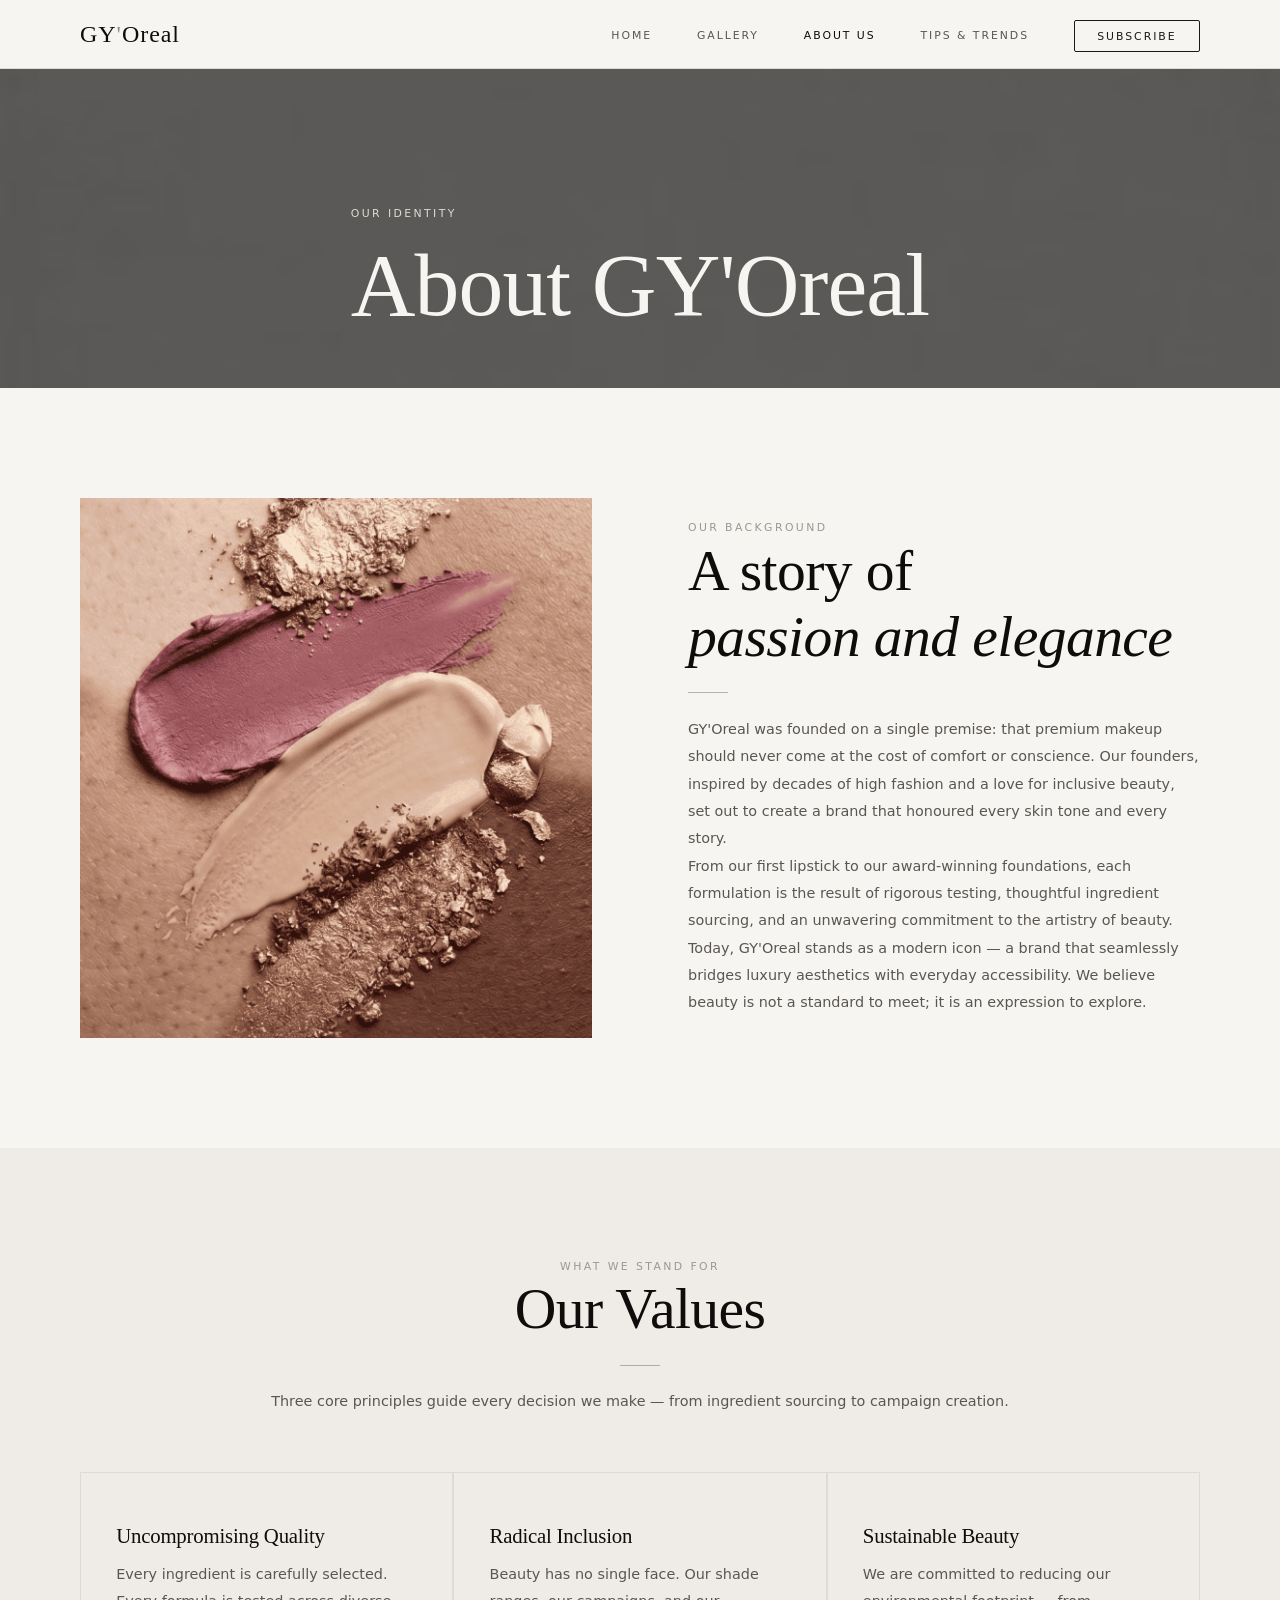
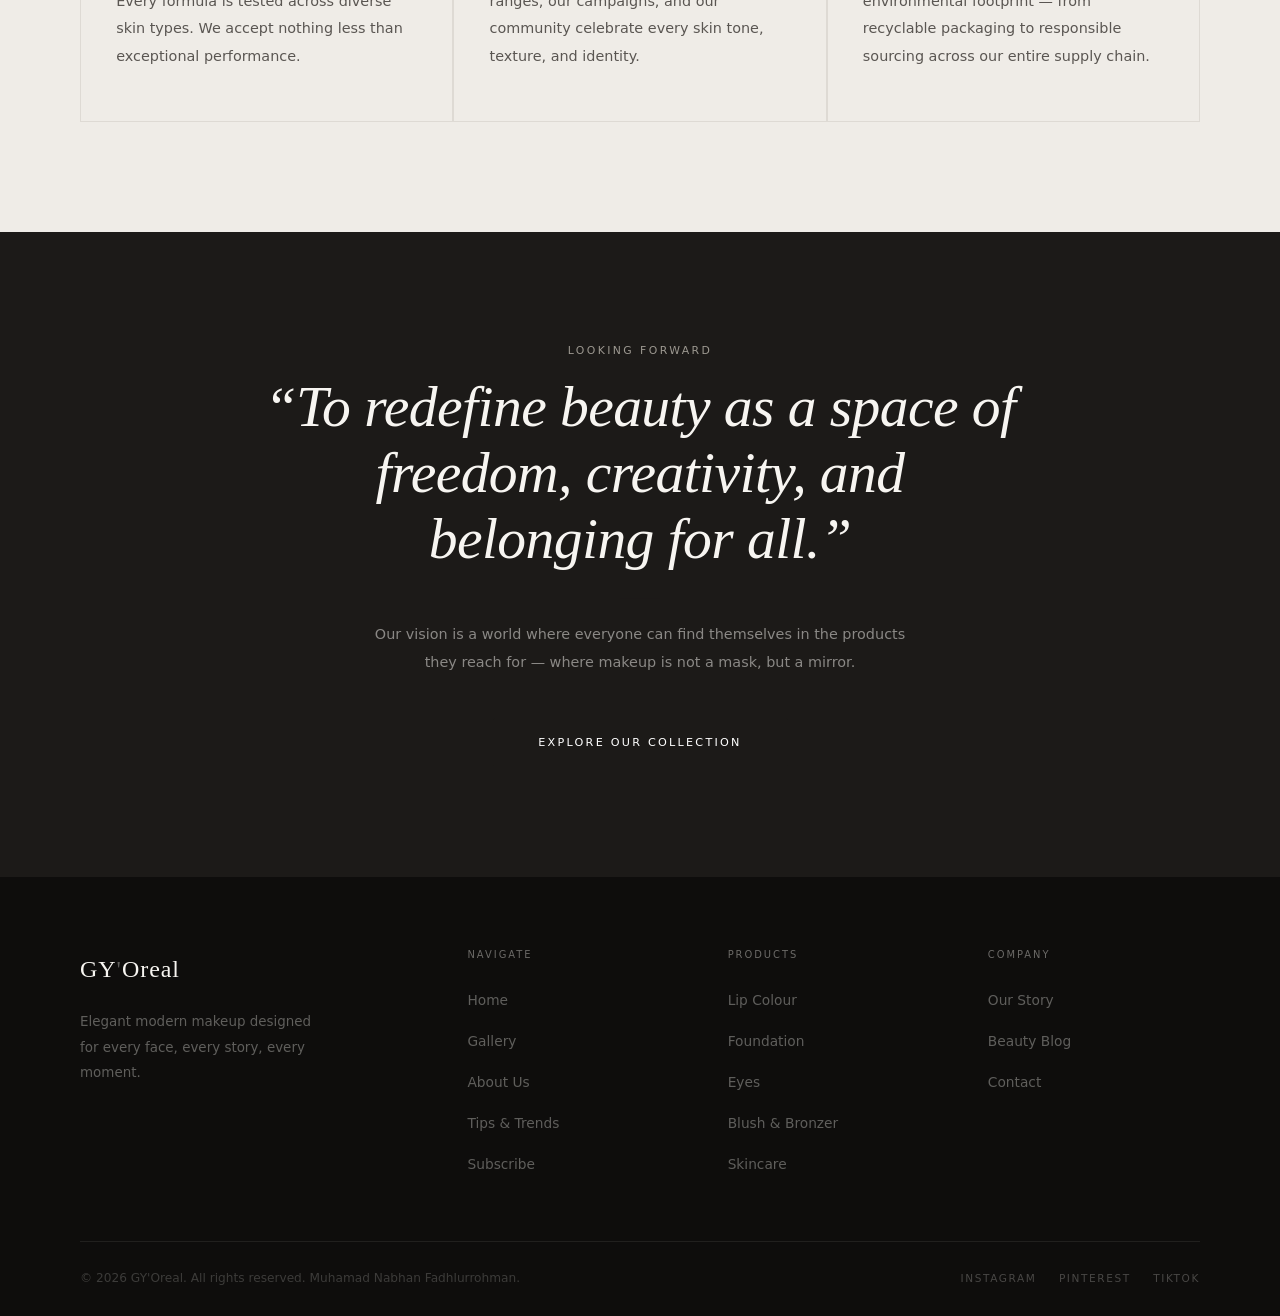
<file: about.html>
<!DOCTYPE html>
<html lang="en">
<head>
  <meta charset="UTF-8" />
  <meta name="viewport" content="width=device-width, initial-scale=1.0" />
  <meta name="description" content="About GY'Oreal &mdash; Our story, values, and vision." />
  <title>GY'Oreal &mdash; About Us</title>
  <link rel="stylesheet" href="css/style.css" />
</head>
<body>

  <nav class="navbar" id="navbar">
    <div class="container">
      <div class="navbar__inner">
        <a href="index.html" class="navbar__logo">GY<span>'</span>Oreal</a>
        <ul class="navbar__links">
          <li><a href="index.html">Home</a></li>
          <li><a href="gallery.html">Gallery</a></li>
          <li><a href="about.html" class="active">About Us</a></li>
          <li><a href="tips.html">Tips &amp; Trends</a></li>
          <li><a href="subscribe.html" class="nav-cta">Subscribe</a></li>
        </ul>
        <button class="navbar__hamburger" id="hamburger" aria-label="Toggle navigation">
          <span></span><span></span><span></span>
        </button>
      </div>
      <nav class="navbar__mobile" id="mobileMenu">
        <a href="index.html">Home</a>
        <a href="gallery.html">Gallery</a>
        <a href="about.html" class="active">About Us</a>
        <a href="tips.html">Tips &amp; Trends</a>
        <a href="subscribe.html">Subscribe</a>
      </nav>
    </div>
  </nav>

  <section class="page-hero page-hero--about">
    <div class="page-hero__bg"></div>
    <div class="container">
      <div class="page-hero__content">
        <span class="overline">Our Identity</span>
        <h1>About GY'Oreal</h1>
      </div>
    </div>
  </section>

  <!-- BRAND STORY -->
  <section class="section-pad">
    <div class="container">
      <div class="about-story">
        <div class="about-story__img-wrap">
          <img src="assets/background/Ourbackground.png" alt="GY'Oreal brand story" class="about-story__img" />
        </div>
        <div class="reveal">
          <span class="overline">Our Background</span>
          <h2>A story of<br /><em>passion and elegance</em></h2>
          <div class="rule"></div>
          <p>GY'Oreal was founded on a single premise: that premium makeup should never come at the cost of comfort or conscience. Our founders, inspired by decades of high fashion and a love for inclusive beauty, set out to create a brand that honoured every skin tone and every story.</p>
          <p>From our first lipstick to our award-winning foundations, each formulation is the result of rigorous testing, thoughtful ingredient sourcing, and an unwavering commitment to the artistry of beauty.</p>
          <p>Today, GY'Oreal stands as a modern icon &mdash; a brand that seamlessly bridges luxury aesthetics with everyday accessibility. We believe beauty is not a standard to meet; it is an expression to explore.</p>
        </div>
      </div>
    </div>
  </section>

  <!-- VALUES -->
  <section class="about-values section-pad">
    <div class="container">
      <div class="text-center reveal">
        <span class="overline">What We Stand For</span>
        <h2>Our Values</h2>
        <div class="rule rule--center"></div>
        <p>Three core principles guide every decision we make &mdash; from ingredient sourcing to campaign creation.</p>
      </div>
      <div class="about-values__grid">
        <div class="value-card reveal">
          <h3>Uncompromising Quality</h3>
          <p>Every ingredient is carefully selected. Every formula is tested across diverse skin types. We accept nothing less than exceptional performance.</p>
        </div>
        <div class="value-card reveal">
          <h3>Radical Inclusion</h3>
          <p>Beauty has no single face. Our shade ranges, our campaigns, and our community celebrate every skin tone, texture, and identity.</p>
        </div>
        <div class="value-card reveal">
          <h3>Sustainable Beauty</h3>
          <p>We are committed to reducing our environmental footprint &mdash; from recyclable packaging to responsible sourcing across our entire supply chain.</p>
        </div>
      </div>
    </div>
  </section>

  <!-- VISION -->
  <section class="about-vision section-pad">
    <div class="container">
      <div class="reveal">
        <span class="overline">Looking Forward</span>
        <h2>&ldquo;To redefine beauty as a space of freedom, creativity, and belonging for all.&rdquo;</h2>
        <div class="rule rule--center"></div>
        <p>Our vision is a world where everyone can find themselves in the products they reach for &mdash; where makeup is not a mask, but a mirror.</p>
        <a href="gallery.html" class="btn btn-gold">Explore Our Collection</a>
      </div>
    </div>
  </section>

  <footer class="footer">
    <div class="container">
      <div class="footer__grid">
        <div class="footer__brand">
          <span class="footer__brand-name">GY<span>'</span>Oreal</span>
          <p>Elegant modern makeup designed for every face, every story, every moment.</p>
        </div>
        <div class="footer__col">
          <h4>Navigate</h4>
          <ul>
            <li><a href="index.html">Home</a></li>
            <li><a href="gallery.html">Gallery</a></li>
            <li><a href="about.html">About Us</a></li>
            <li><a href="tips.html">Tips &amp; Trends</a></li>
            <li><a href="subscribe.html">Subscribe</a></li>
          </ul>
        </div>
        <div class="footer__col">
          <h4>Products</h4>
          <ul>
            <li><a href="gallery.html#lip">Lip Colour</a></li>
            <li><a href="gallery.html#foundation">Foundation</a></li>
            <li><a href="gallery.html#eyes">Eyes</a></li>
            <li><a href="gallery.html#blush">Blush &amp; Bronzer</a></li>
            <li><a href="gallery.html#skincare">Skincare</a></li>
          </ul>
        </div>
        <div class="footer__col">
          <h4>Company</h4>
          <ul>
            <li><a href="about.html">Our Story</a></li>
            <li><a href="tips.html">Beauty Blog</a></li>
            <li><a href="#">Contact</a></li>
          </ul>
        </div>
      </div>
      <div class="footer__bottom">
        <p>&copy; 2026 GY'Oreal. All rights reserved. Muhamad Nabhan Fadhlurrohman.</p>
        <div class="footer__socials">
          <a href="#">Instagram</a>
          <a href="#">Pinterest</a>
          <a href="#">TikTok</a>
        </div>
      </div>
    </div>
  </footer>

  <script src="js/main.js"></script>
</body>
</html>
</file>
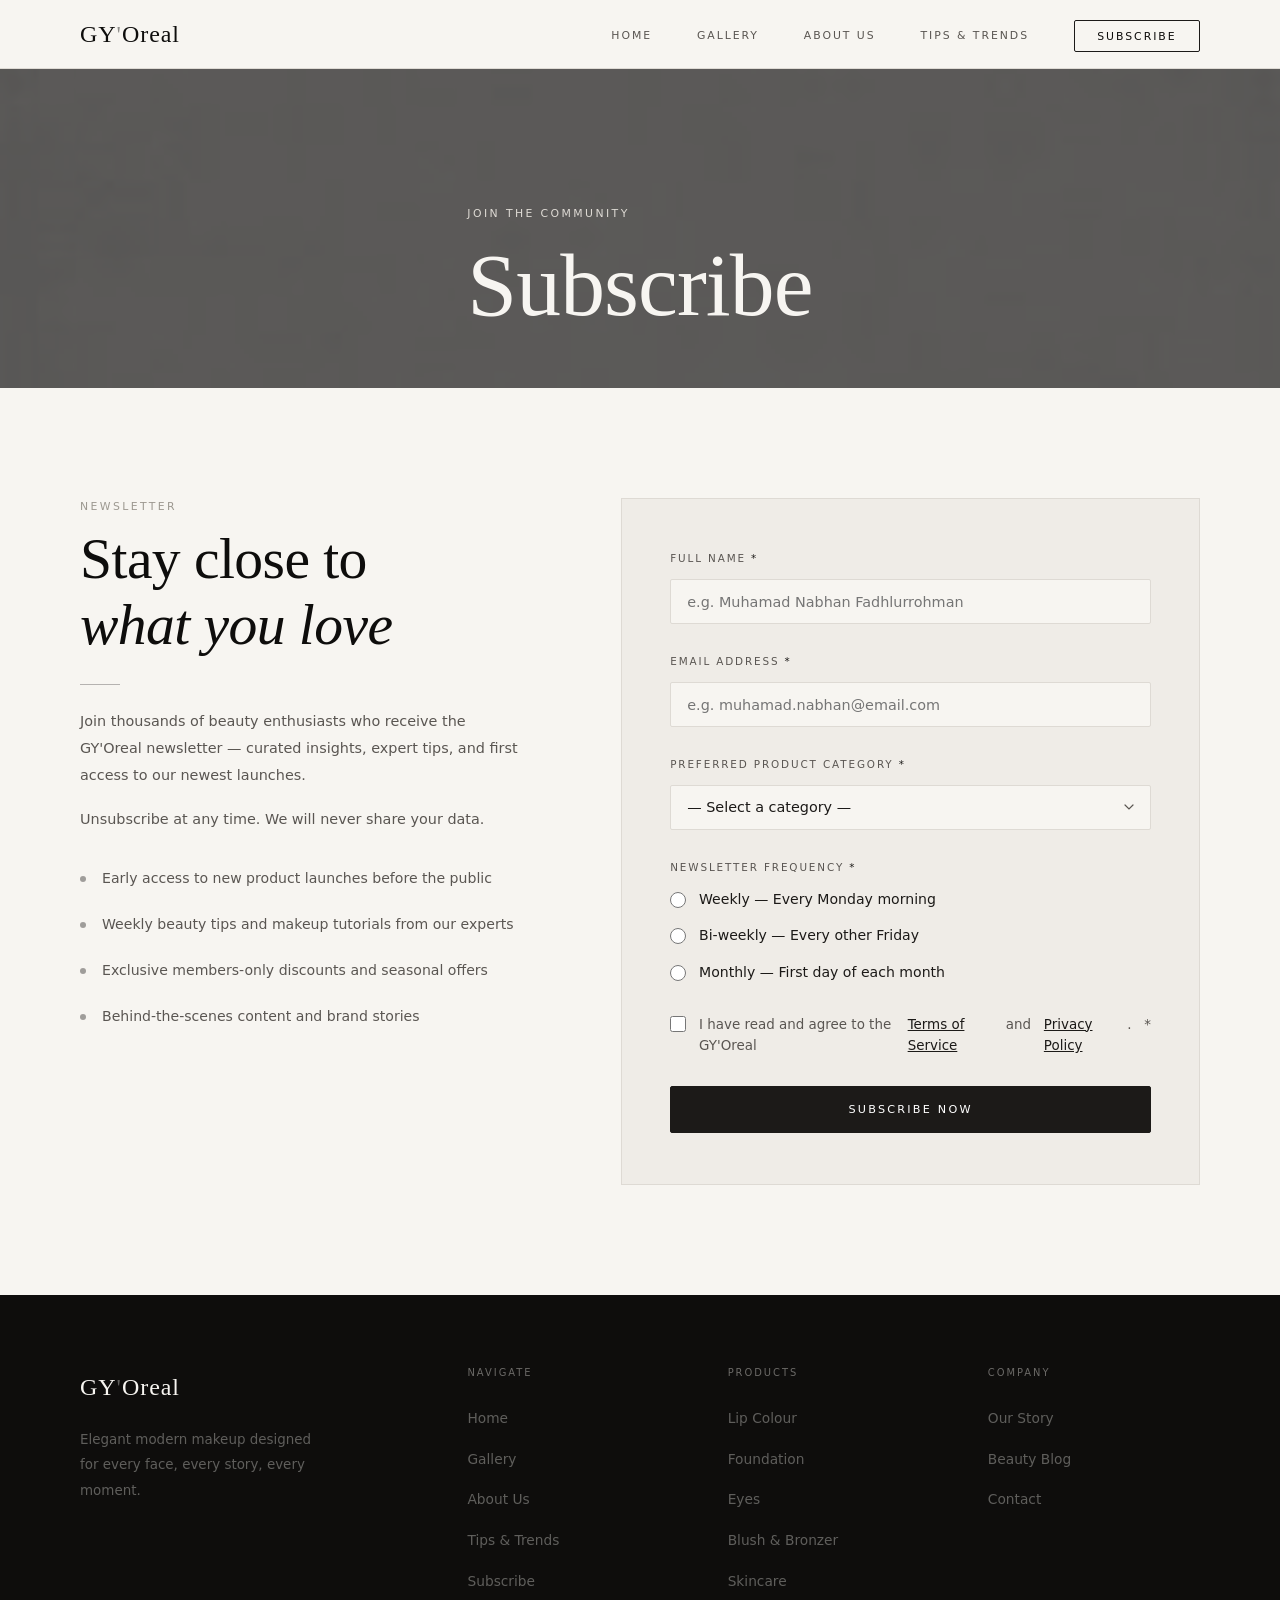
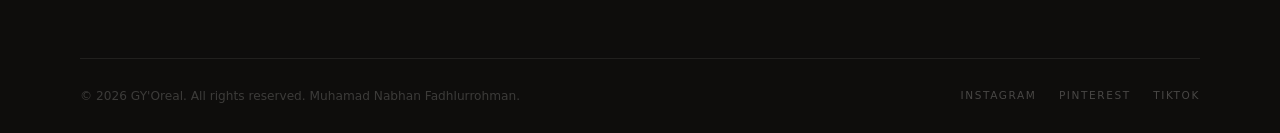
<file: subscribe.html>
<!DOCTYPE html>
<html lang="en">
<head>
  <meta charset="UTF-8" />
  <meta name="viewport" content="width=device-width, initial-scale=1.0" />
  <meta name="description" content="Subscribe to GY'Oreal newsletter &mdash; exclusive tips, new arrivals, and members-only offers." />
  <title>GY'Oreal &mdash; Subscribe</title>
  <link rel="stylesheet" href="css/style.css" />
</head>
<body>

  <nav class="navbar" id="navbar">
    <div class="container">
      <div class="navbar__inner">
        <a href="index.html" class="navbar__logo">GY<span>'</span>Oreal</a>
        <ul class="navbar__links">
          <li><a href="index.html">Home</a></li>
          <li><a href="gallery.html">Gallery</a></li>
          <li><a href="about.html">About Us</a></li>
          <li><a href="tips.html">Tips &amp; Trends</a></li>
          <li><a href="subscribe.html" class="nav-cta active">Subscribe</a></li>
        </ul>
        <button class="navbar__hamburger" id="hamburger" aria-label="Toggle navigation">
          <span></span><span></span><span></span>
        </button>
      </div>
      <nav class="navbar__mobile" id="mobileMenu">
        <a href="index.html">Home</a>
        <a href="gallery.html">Gallery</a>
        <a href="about.html">About Us</a>
        <a href="tips.html">Tips &amp; Trends</a>
        <a href="subscribe.html" class="active">Subscribe</a>
      </nav>
    </div>
  </nav>

  <section class="page-hero page-hero--subscribe">
    <div class="page-hero__bg"></div>
    <div class="container">
      <div class="page-hero__content">
        <span class="overline">Join the Community</span>
        <h1>Subscribe</h1>
      </div>
    </div>
  </section>

  <section class="section-pad">
    <div class="container">
      <div class="subscribe-layout">

        <!-- LEFT: INFO -->
        <div class="subscribe-info reveal">
          <span class="overline">Newsletter</span>
          <h2>Stay close to<br /><em>what you love</em></h2>
          <div class="rule"></div>
          <p>Join thousands of beauty enthusiasts who receive the GY'Oreal newsletter &mdash; curated insights, expert tips, and first access to our newest launches.</p>
          <p>Unsubscribe at any time. We will never share your data.</p>
          <div class="subscribe-benefits">
            <div class="subscribe-benefit">
              <div class="subscribe-benefit__dot"></div>
              <p>Early access to new product launches before the public</p>
            </div>
            <div class="subscribe-benefit">
              <div class="subscribe-benefit__dot"></div>
              <p>Weekly beauty tips and makeup tutorials from our experts</p>
            </div>
            <div class="subscribe-benefit">
              <div class="subscribe-benefit__dot"></div>
              <p>Exclusive members-only discounts and seasonal offers</p>
            </div>
            <div class="subscribe-benefit">
              <div class="subscribe-benefit__dot"></div>
              <p>Behind-the-scenes content and brand stories</p>
            </div>
          </div>
        </div>

        <!-- RIGHT: FORM -->
        <div class="subscribe-form-wrap reveal">
          <form id="subscribeForm" novalidate>

            <!-- COMPONENT 1: Text Input -->
            <div class="form-group">
              <label class="form-label" for="fullName">Full Name <span>*</span></label>
              <input type="text" id="fullName" name="fullName" class="form-input" placeholder="e.g. Muhamad Nabhan Fadhlurrohman" autocomplete="name" />
              <span class="field-error" id="nameError"></span>
            </div>

            <!-- COMPONENT 2: Email Input -->
            <div class="form-group">
              <label class="form-label" for="emailAddress">Email Address <span>*</span></label>
              <input type="email" id="emailAddress" name="emailAddress" class="form-input" placeholder="e.g. muhamad.nabhan@email.com" autocomplete="email" />
              <span class="field-error" id="emailError"></span>
            </div>

            <!-- COMPONENT 3: Select Dropdown -->
            <div class="form-group">
              <label class="form-label" for="productCategory">Preferred Product Category <span>*</span></label>
              <select id="productCategory" name="productCategory" class="form-select">
                <option value="">&mdash; Select a category &mdash;</option>
                <option value="lip">Lip Colour</option>
                <option value="foundation">Foundation &amp; Concealer</option>
                <option value="eyes">Eyes</option>
                <option value="blush">Blush &amp; Bronzer</option>
                <option value="skincare">Skincare &amp; Primer</option>
                <option value="all">All Categories</option>
              </select>
              <span class="field-error" id="categoryError"></span>
            </div>

            <!-- COMPONENT 4: Radio Buttons -->
            <div class="form-group">
              <span class="form-label">Newsletter Frequency <span>*</span></span>
              <div class="radio-group">
                <label class="radio-label">
                  <input type="radio" name="frequency" value="weekly" />
                  Weekly &mdash; Every Monday morning
                </label>
                <label class="radio-label">
                  <input type="radio" name="frequency" value="biweekly" />
                  Bi-weekly &mdash; Every other Friday
                </label>
                <label class="radio-label">
                  <input type="radio" name="frequency" value="monthly" />
                  Monthly &mdash; First day of each month
                </label>
              </div>
              <span class="field-error" id="frequencyError"></span>
            </div>

            <!-- COMPONENT 5: Checkbox -->
            <div class="form-group">
              <label class="checkbox-label">
                <input type="checkbox" id="agreeTerms" name="agreeTerms" />
                I have read and agree to the GY'Oreal <a href="#">Terms of Service</a> and <a href="#">Privacy Policy</a>. <span>*</span>
              </label>
              <span class="field-error" id="termsError"></span>
            </div>

            <button type="submit" class="btn btn-gold btn-block form-submit">Subscribe Now</button>

          </form>

          <!-- SUCCESS STATE -->
          <div id="formSuccess" class="form-success">
            <h3>Welcome to GY'Oreal!</h3>
            <p>Thank you for subscribing. Your first newsletter will arrive soon &mdash; keep an eye on your inbox for exclusive beauty content.</p>
          </div>

        </div>
      </div>
    </div>
  </section>

  <footer class="footer">
    <div class="container">
      <div class="footer__grid">
        <div class="footer__brand">
          <span class="footer__brand-name">GY<span>'</span>Oreal</span>
          <p>Elegant modern makeup designed for every face, every story, every moment.</p>
        </div>
        <div class="footer__col">
          <h4>Navigate</h4>
          <ul>
            <li><a href="index.html">Home</a></li>
            <li><a href="gallery.html">Gallery</a></li>
            <li><a href="about.html">About Us</a></li>
            <li><a href="tips.html">Tips &amp; Trends</a></li>
            <li><a href="subscribe.html">Subscribe</a></li>
          </ul>
        </div>
        <div class="footer__col">
          <h4>Products</h4>
          <ul>
            <li><a href="gallery.html#lip">Lip Colour</a></li>
            <li><a href="gallery.html#foundation">Foundation</a></li>
            <li><a href="gallery.html#eyes">Eyes</a></li>
            <li><a href="gallery.html#blush">Blush &amp; Bronzer</a></li>
            <li><a href="gallery.html#skincare">Skincare</a></li>
          </ul>
        </div>
        <div class="footer__col">
          <h4>Company</h4>
          <ul>
            <li><a href="about.html">Our Story</a></li>
            <li><a href="tips.html">Beauty Blog</a></li>
            <li><a href="#">Contact</a></li>
          </ul>
        </div>
      </div>
      <div class="footer__bottom">
        <p>&copy; 2026 GY'Oreal. All rights reserved. Muhamad Nabhan Fadhlurrohman.</p>
        <div class="footer__socials">
          <a href="#">Instagram</a>
          <a href="#">Pinterest</a>
          <a href="#">TikTok</a>
        </div>
      </div>
    </div>
  </footer>

  <script src="js/main.js"></script>
  <script src="js/validate.js"></script>
</body>
</html>
</file>
<file: css/style.css>
/* ── 1. VARIABLES ── */
:root {
  --bwhite:     #F7F5F1;
  --bwhite-2:   #EFECE7;
  --grey-light: #DEDAD4;
  --grey-mid:   #9C9890;
  --grey-dark:  #5A5652;
  --black-soft: #1C1A18;
  --black:      #0E0D0C;
  --white:      #FFFFFF;
  --error:      #7A2020;

  --font-serif: 'Roman SD', Georgia, 'Times New Roman', serif;
  --font-sans:  system-ui, -apple-system, 'Segoe UI', sans-serif;

  --trans:      all 0.28s ease;
  --radius:     2px;
}

/* ── 2. RESET ── */
*, *::before, *::after { box-sizing: border-box; margin: 0; padding: 0; }
html { scroll-behavior: smooth; font-size: 16px; }
body {
  font-family: var(--font-sans);
  background-color: var(--bwhite);
  color: var(--black-soft);
  line-height: 1.7;
  overflow-x: hidden;
}
img { display: block; max-width: 100%; height: auto; }
a { text-decoration: none; color: inherit; transition: var(--trans); }
ul { list-style: none; }
button { cursor: pointer; border: none; background: none; font-family: var(--font-sans); }

/* ── 3. TYPOGRAPHY ── */
h1, h2, h3, h4 {
  font-family: var(--font-serif);
  font-weight: normal;
  line-height: 1.15;
  color: var(--black);
  letter-spacing: -0.01em;
}
h1 { font-size: clamp(3rem, 7vw, 6.5rem); }
h2 { font-size: clamp(2rem, 4.5vw, 4rem); }
h3 { font-size: clamp(1.4rem, 2.5vw, 2.2rem); }
h4 { font-size: 1.1rem; }
p  { font-size: 0.9rem; color: var(--grey-dark); line-height: 1.9; }

.overline {
  font-family: var(--font-sans);
  font-size: 0.68rem;
  font-weight: 500;
  letter-spacing: 0.22em;
  text-transform: uppercase;
  color: var(--grey-mid);
  display: block;
}

/* ── 4. LAYOUT UTILITIES ── */
.container { max-width: 1200px; margin: 0 auto; padding: 0 2.5rem; }
.section-pad    { padding: 110px 0; }
.section-pad-sm { padding: 64px 0; }
.text-center { text-align: center; }
.mt-sm { margin-top: 0.5rem; }
.mt-lg { margin-top: 4rem; }

/* Thin horizontal rule */
.rule {
  width: 40px;
  height: 1px;
  background: var(--black-soft);
  margin: 1.4rem 0;
  opacity: 0.3;
}
.rule--center { margin: 1.4rem auto; }

/* ── 5. BUTTONS ── */
.btn {
  display: inline-block;
  font-family: var(--font-sans);
  font-size: 0.7rem;
  font-weight: 500;
  letter-spacing: 0.2em;
  text-transform: uppercase;
  padding: 0.9rem 2.8rem;
  border-radius: var(--radius);
  transition: var(--trans);
  cursor: pointer;
}

/* filled black */
.btn-dark {
  background: var(--black-soft);
  color: var(--white);
  border: 1px solid var(--black-soft);
}
.btn-dark:hover {
  background: var(--black);
  border-color: var(--black);
}

/* outline on light bg */
.btn-outline {
  background: transparent;
  color: var(--black-soft);
  border: 1px solid var(--black-soft);
}
.btn-outline:hover {
  background: var(--black-soft);
  color: var(--white);
}

/* ghost on dark bg */
.btn-ghost {
  background: transparent;
  color: var(--bwhite);
  border: 1px solid rgba(247,245,241,0.5);
}
.btn-ghost:hover {
  background: var(--bwhite);
  color: var(--black-soft);
  border-color: var(--bwhite);
}

/* btn-dark  */
.btn-gold           { background: var(--black-soft); color: var(--white); border: 1px solid var(--black-soft); }
.btn-gold:hover     { background: var(--black); border-color: var(--black); }
.btn-outline-hero   { background: transparent; color: var(--bwhite); border: 1px solid rgba(247,245,241,0.45); }
.btn-outline-hero:hover { background: rgba(247,245,241,0.1); border-color: var(--bwhite); }
.btn-block { width: 100%; text-align: center; display: block; }

/* ── 6. NAVBAR ── */
.navbar {
  position: fixed;
  top: 0; left: 0; right: 0;
  z-index: 1000;
  background: rgba(247,245,241,0.96);
  backdrop-filter: blur(8px);
  -webkit-backdrop-filter: blur(8px);
  border-bottom: 1px solid var(--grey-light);
  transition: var(--trans);
}
.navbar.scrolled { border-bottom-color: var(--grey-mid); }

.navbar__inner {
  display: flex;
  align-items: center;
  justify-content: space-between;
  height: 68px;
}

.navbar__logo {
  font-family: var(--font-serif);
  font-size: 1.5rem;
  font-weight: normal;
  color: var(--black);
  letter-spacing: 0.04em;
}
.navbar__logo span { opacity: 0.45; }

.navbar__links {
  display: flex;
  align-items: center;
  gap: 2.8rem;
}
.navbar__links a {
  font-size: 0.68rem;
  font-weight: 500;
  letter-spacing: 0.18em;
  text-transform: uppercase;
  color: var(--grey-dark);
  transition: color 0.2s;
}
.navbar__links a:hover,
.navbar__links a.active { color: var(--black); }

.navbar__links .nav-cta {
  padding: 0.55rem 1.4rem;
  border: 1px solid var(--black-soft);
  color: var(--black-soft);
  border-radius: var(--radius);
}
.navbar__links .nav-cta:hover { background: var(--black-soft); color: var(--white); }

/* hamburger */
.navbar__hamburger { display: none; flex-direction: column; gap: 5px; padding: 4px; }
.navbar__hamburger span { display: block; width: 22px; height: 1px; background: var(--black); transition: var(--trans); }
.navbar__hamburger.open span:nth-child(1) { transform: translateY(6px) rotate(45deg); }
.navbar__hamburger.open span:nth-child(2) { opacity: 0; }
.navbar__hamburger.open span:nth-child(3) { transform: translateY(-6px) rotate(-45deg); }

.navbar__mobile {
  display: none;
  flex-direction: column;
  gap: 0;
  border-top: 1px solid var(--grey-light);
  background: var(--bwhite);
}
.navbar__mobile a {
  font-size: 0.75rem;
  font-weight: 500;
  letter-spacing: 0.15em;
  text-transform: uppercase;
  color: var(--grey-dark);
  padding: 1rem 0;
  border-bottom: 1px solid var(--grey-light);
}
.navbar__mobile a.active { color: var(--black); }

/* ── 7. PAGE HERO (inner pages) ── */
.page-hero {
  position: relative;
  height: 320px;
  display: flex;
  align-items: flex-end;
  padding-bottom: 52px;
  background: var(--black-soft);
  overflow: hidden;
  margin-top: 68px;
}
.page-hero__bg {
  position: absolute;
  inset: 0;
  background-size: cover;
  background-position: center;
  opacity: 0.3;
  transition: transform 0.7s ease;
  filter: grayscale(100%);
}
.page-hero:hover .page-hero__bg { transform: scale(1.03); }
.page-hero__content { position: relative; z-index: 1; }
.page-hero h1 { color: var(--bwhite); }
.page-hero .overline { color: var(--grey-light); margin-bottom: 0.6rem; }

/* Per-page hero backgrounds */
.page-hero--gallery   .page-hero__bg { background-image: url('../assets/background/background1.jpg'); }
.page-hero--about     .page-hero__bg { background-image: url('../assets/background/background1.jpg'); }
.page-hero--tips      .page-hero__bg { background-image: url('../assets/tipsAndTrend/photo1.jpg'); }
.page-hero--subscribe .page-hero__bg { background-image: url('../assets/background/background1.jpg'); }

/* ── 8. HOME HERO ── */
.hero {
  position: relative;
  height: 100vh;
  min-height: 620px;
  display: flex;
  align-items: center;
  background: var(--black);
  overflow: hidden;
  margin-top: 68px;
}

@keyframes heroZoom {
  from { transform: scale(1); }
  to   { transform: scale(1.05); }
}
.hero__overlay {
  position: absolute;
  inset: 0;
  background: linear-gradient(
    120deg,
    rgba(14,13,12,0.82) 0%,
    rgba(14,13,12,0.4)  55%,
    transparent 100%
  );
}
.hero__content {
  position: relative;
  z-index: 1;
  max-width: 680px;
  animation: fadeUp 0.9s ease 0.15s both;
}
.hero__content .overline { color: var(--grey-mid); margin-bottom: 1.2rem; }
.hero__content h1 {
  color: var(--bwhite);
  font-style: italic;
  margin-bottom: 1.6rem;
  line-height: 1.08;
}
.hero__content p {
  color: rgba(247,245,241,0.62);
  font-size: 0.95rem;
  max-width: 420px;
  margin-bottom: 2.6rem;
}
.hero__cta { display: flex; align-items: center; gap: 1rem; flex-wrap: wrap; }

@keyframes fadeUp {
  from { opacity: 0; transform: translateY(28px); }
  to   { opacity: 1; transform: translateY(0); }
}

/* ── 9. BRAND INTRO ── */
.brand-intro {
  display: grid;
  grid-template-columns: 1fr 1fr;
}
.brand-intro__image {
  background: var(--black);
  min-height: 520px;
  display: flex;
  align-items: center;
  justify-content: center;
  overflow: hidden;
}
.brand-intro__image img {
  width: 100%;
  height: 100%;
  object-fit: contain;
  padding: 3.5rem;
  opacity: 0.85;
  filter: grayscale(100%) brightness(1.2);
  transition: transform 0.7s ease, opacity 0.4s ease;
}
.brand-intro__image:hover img { transform: scale(1.04); opacity: 1; }

.brand-intro__text {
  background: var(--bwhite-2);
  display: flex;
  flex-direction: column;
  justify-content: center;
  padding: 6rem 5rem;
}
.brand-intro__text h2 { margin: 0.8rem 0 1.6rem; }
.brand-intro__text p { margin-bottom: 1.6rem; }

/* ── 10. PRODUCT GRID ── */
.featured-header { text-align: center; margin-bottom: 4rem; }
.featured-header h2 { margin: 0.7rem 0 1.2rem; }
.featured-header p { max-width: 500px; margin: 0 auto; }

.product-grid {
  display: grid;
  grid-template-columns: repeat(3, 1fr);
  gap: 1px;
  background: var(--grey-light);
  border: 1px solid var(--grey-light);
}

.product-card {
  background: var(--bwhite);
  cursor: pointer;
  transition: background 0.25s;
}
.product-card:hover { background: var(--white); }

.product-card__img-wrap {
  overflow: hidden;
  width: 100%;
  height: 300px;
  background: var(--bwhite-2);
}
.product-card__img {
  width: 100%;
  height: 100%;
  object-fit: cover;
  object-position: center top;
  display: block;
  transition: transform 0.6s ease;
  filter: grayscale(15%);
}
.product-card:hover .product-card__img { transform: scale(1.04); filter: grayscale(0%); }

.product-card__body { padding: 1.8rem 2rem 2.4rem; }
.product-card__tag {
  font-size: 0.62rem;
  font-weight: 500;
  letter-spacing: 0.2em;
  text-transform: uppercase;
  color: var(--grey-mid);
  margin-bottom: 0.6rem;
}
.product-card__body h3 { font-size: 1.2rem; margin-bottom: 0.7rem; }
.product-card__body p  { font-size: 0.85rem; }

/* ── 11. BANNER CTA ── */
.banner-cta {
  position: relative;
  padding: 110px 0;
  background: var(--black-soft);
  text-align: center;
  overflow: hidden;
}
.banner-cta__bg {
  position: absolute;
  inset: 0;
  background-image: url('../assets/background/Ourbackground.png');
  background-size: cover;
  background-position: center;
  opacity: 0.12;
  filter: grayscale(100%);
}
.banner-cta__content { position: relative; z-index: 1; }
.banner-cta__content .overline { color: var(--grey-mid); }
.banner-cta__content h2 { color: var(--bwhite); font-style: italic; margin: 0.8rem 0 1.6rem; }
.banner-cta__content p  { color: rgba(247,245,241,0.52); max-width: 480px; margin: 0 auto 2.6rem; }

/* ── 12. GALLERY ── */
.filter-bar {
  display: flex;
  gap: 0;
  flex-wrap: wrap;
  margin-bottom: 3.5rem;
  border-bottom: 1px solid var(--grey-light);
}
.filter-btn {
  padding: 0.7rem 1.6rem;
  font-size: 0.66rem;
  font-weight: 500;
  letter-spacing: 0.2em;
  text-transform: uppercase;
  border: none;
  border-bottom: 2px solid transparent;
  color: var(--grey-mid);
  background: transparent;
  cursor: pointer;
  transition: var(--trans);
  margin-bottom: -1px;
}
.filter-btn:hover       { color: var(--black-soft); }
.filter-btn.active      { color: var(--black); border-bottom-color: var(--black); }

.gallery-grid {
  display: grid;
  grid-template-columns: repeat(3, 1fr);
  gap: 1px;
  background: var(--grey-light);
  border: 1px solid var(--grey-light);
}
.gallery-card {
  background: var(--bwhite);
  cursor: pointer;
  transition: background 0.25s;
}
.gallery-card:hover { background: var(--white); }

.gallery-card__img-wrap {
  overflow: hidden;
  width: 100%;
  height: 280px;
  background: var(--bwhite-2);
}
.gallery-card__img {
  width: 100%;
  height: 100%;
  object-fit: cover;
  object-position: center top;
  display: block;
  transition: transform 0.6s ease;
  filter: grayscale(15%);
}
.gallery-card:hover .gallery-card__img { transform: scale(1.04); filter: grayscale(0%); }

.gallery-card__body { padding: 1.4rem 1.8rem 2rem; }
.gallery-card__body .product-card__tag { margin-bottom: 0.4rem; }
.gallery-card__body h3 { font-size: 1.05rem; margin-bottom: 0.5rem; }
.gallery-card__body p  { font-size: 0.82rem; }

/* ── 13. ABOUT ── */
.about-story {
  display: grid;
  grid-template-columns: 1fr 1fr;
  gap: 6rem;
  align-items: center;
}
.about-story__img-wrap {
  width: 100%;
  height: 540px;
  overflow: hidden;
  background: var(--bwhite-2);
}
.about-story__img {
  width: 100%;
  height: 100%;
  object-fit: cover;
  object-position: center top;
  display: block;
  filter: grayscale(20%);
  transition: filter 0.5s;
}
.about-story__img-wrap:hover .about-story__img { filter: grayscale(0%); }

.about-story__text h2 { margin: 0.6rem 0 1.6rem; }
.about-story__text p  { margin-bottom: 1.4rem; }

.about-values { background: var(--bwhite-2); }
.about-values__grid {
  display: grid;
  grid-template-columns: repeat(3, 1fr);
  gap: 2px;
  background: var(--grey-light);
  border: 1px solid var(--grey-light);
  margin-top: 3.5rem;
}
.value-card {
  background: var(--bwhite-2);
  padding: 3.2rem 2.2rem;
  text-align: left;
  transition: background 0.25s;
}
.value-card:hover { background: var(--white); }
.value-card__icon {
  font-size: 1.1rem;
  color: var(--grey-mid);
  margin-bottom: 1.4rem;
  display: block;
}
.value-card h3 { font-size: 1.3rem; margin-bottom: 0.8rem; }

.about-vision { background: var(--black-soft); text-align: center; }
.about-vision .overline { color: var(--grey-mid); }
.about-vision h2 { color: var(--bwhite); font-style: italic; margin: 0.8rem auto 1.6rem; max-width: 760px; }
.about-vision p { color: rgba(247,245,241,0.5); max-width: 540px; margin: 0 auto 2.6rem; }

.team-img-wrap { width: 100%; overflow: hidden; margin-top: 3.5rem; background: var(--grey-dark); }
.team-img { width: 100%; height: 460px; object-fit: cover; display: block; filter: grayscale(20%); }

/* ── 14. TIPS ── */
.tips-grid {
  display: grid;
  grid-template-columns: repeat(2, 1fr);
  gap: 1px;
  background: var(--grey-light);
  border: 1px solid var(--grey-light);
}
.tip-card {
  background: var(--bwhite);
  display: flex;
  flex-direction: column;
  cursor: pointer;
  transition: background 0.25s;
}
.tip-card:hover { background: var(--white); }

.tip-card__img-wrap {
  overflow: hidden;
  width: 100%;
  height: 240px;
  background: var(--bwhite-2);
}
.tip-card__img {
  width: 100%;
  height: 100%;
  object-fit: cover;
  object-position: center;
  display: block;
  transition: transform 0.6s ease;
  filter: grayscale(15%);
}
.tip-card:hover .tip-card__img { transform: scale(1.04); filter: grayscale(0%); }

.tip-card__body { padding: 2rem 2.4rem 2.6rem; flex: 1; display: flex; flex-direction: column; }
.tip-card__category {
  font-size: 0.62rem;
  font-weight: 500;
  letter-spacing: 0.2em;
  text-transform: uppercase;
  color: var(--grey-mid);
  margin-bottom: 0.6rem;
}
.tip-card__body h3 { font-size: 1.4rem; margin-bottom: 0.8rem; }
.tip-card__body p  { font-size: 0.87rem; flex: 1; margin-bottom: 1.8rem; }

.tip-card__read {
  font-size: 0.66rem;
  font-weight: 500;
  letter-spacing: 0.18em;
  text-transform: uppercase;
  color: var(--black-soft);
  display: inline-flex;
  align-items: center;
  gap: 0.5rem;
  background: none;
  border: none;
  cursor: pointer;
  padding: 0;
  font-family: var(--font-sans);
  transition: opacity 0.2s;
}
.tip-card__read::after { content: '→'; transition: transform 0.2s ease; }
.tip-card:hover .tip-card__read::after { transform: translateX(5px); }

/* ── 15. SUBSCRIBE ── */
.subscribe-layout {
  display: grid;
  grid-template-columns: 1fr 1.3fr;
  gap: 6rem;
  align-items: start;
}
.subscribe-info h2 { margin: 0.6rem 0 1.6rem; }
.subscribe-info p  { margin-bottom: 1rem; }
.subscribe-benefits { margin-top: 2rem; display: flex; flex-direction: column; gap: 1.2rem; }
.subscribe-benefit  { display: flex; align-items: flex-start; gap: 1rem; }
.subscribe-benefit__dot {
  width: 6px; height: 6px;
  border-radius: 50%;
  background: var(--black-soft);
  margin-top: 0.7rem;
  flex-shrink: 0;
  opacity: 0.4;
}
.subscribe-benefit p { margin: 0; font-size: 0.88rem; }

.subscribe-form-wrap {
  background: var(--bwhite-2);
  padding: 3.2rem 3rem;
  border: 1px solid var(--grey-light);
}
.subscribe-form-wrap h3  { font-size: 1.8rem; margin-bottom: 0.5rem; }
.subscribe-form-wrap > p { font-size: 0.86rem; margin-bottom: 2.2rem; }

/* Form Components */
.form-group { margin-bottom: 1.8rem; }
.form-label {
  display: block;
  font-size: 0.65rem;
  font-weight: 500;
  letter-spacing: 0.18em;
  text-transform: uppercase;
  color: var(--grey-dark);
  margin-bottom: 0.7rem;
}
.form-label span { color: var(--black-soft); }

.form-input {
  width: 100%;
  padding: 0.85rem 1rem;
  font-family: var(--font-sans);
  font-size: 0.9rem;
  color: var(--black-soft);
  background: var(--bwhite);
  border: 1px solid var(--grey-light);
  border-radius: var(--radius);
  outline: none;
  transition: border-color 0.2s;
}
.form-input:focus { border-color: var(--black-soft); }
.form-input.invalid { border-color: var(--error); }

.form-select {
  width: 100%;
  padding: 0.85rem 1rem;
  font-family: var(--font-sans);
  font-size: 0.9rem;
  color: var(--black-soft);
  background: var(--bwhite);
  border: 1px solid var(--grey-light);
  border-radius: var(--radius);
  outline: none;
  appearance: none;
  background-image: url("data:image/svg+xml,%3Csvg xmlns='http://www.w3.org/2000/svg' width='10' height='6' viewBox='0 0 10 6'%3E%3Cpath d='M1 1l4 4 4-4' stroke='%235A5652' stroke-width='1.2' fill='none' stroke-linecap='round'/%3E%3C/svg%3E");
  background-repeat: no-repeat;
  background-position: right 1rem center;
  cursor: pointer;
  transition: border-color 0.2s;
}
.form-select:focus  { border-color: var(--black-soft); }
.form-select.invalid { border-color: var(--error); }

.radio-group { display: flex; flex-direction: column; gap: 0.8rem; }
.radio-label {
  display: flex;
  align-items: center;
  gap: 0.8rem;
  font-size: 0.88rem;
  color: var(--black-soft);
  cursor: pointer;
}
.radio-label input[type="radio"] {
  width: 16px; height: 16px;
  accent-color: var(--black-soft);
  cursor: pointer;
  flex-shrink: 0;
}

.checkbox-label {
  display: flex;
  align-items: flex-start;
  gap: 0.8rem;
  font-size: 0.84rem;
  color: var(--grey-dark);
  cursor: pointer;
  line-height: 1.6;
}
.checkbox-label input[type="checkbox"] {
  width: 16px; height: 16px;
  accent-color: var(--black-soft);
  cursor: pointer;
  flex-shrink: 0;
  margin-top: 2px;
}
.checkbox-label a { color: var(--black-soft); text-decoration: underline; }

.field-error { display: none; font-size: 0.74rem; color: var(--error); margin-top: 0.5rem; }
.field-error.visible { display: block; }
.form-submit { padding: 1rem; margin-top: 0.5rem; }
.form-success { display: none; text-align: center; padding: 2.5rem 0; }
.form-success h3 { font-size: 2rem; margin-bottom: 1rem; }
.form-success__icon { font-size: 2.4rem; display: block; margin-bottom: 1rem; color: var(--grey-mid); }
.form-success.visible { display: block; }
.form--hidden { display: none; }

/* ── 16. FOOTER ── */
.footer { background: var(--black); padding: 72px 0 0; }
.footer__grid {
  display: grid;
  grid-template-columns: 1.6fr 1fr 1fr 1fr;
  gap: 3rem;
  padding-bottom: 4rem;
  border-bottom: 1px solid rgba(247,245,241,0.08);
}
.footer__brand-name {
  font-family: var(--font-serif);
  font-size: 1.5rem;
  font-weight: normal;
  color: var(--bwhite);
  letter-spacing: 0.04em;
  margin-bottom: 1.2rem;
  display: block;
}
.footer__brand-name span { opacity: 0.35; }
.footer__brand p { color: rgba(247,245,241,0.35); font-size: 0.84rem; max-width: 240px; }

.footer__col h4 {
  font-family: var(--font-sans);
  font-size: 0.62rem;
  font-weight: 500;
  letter-spacing: 0.2em;
  text-transform: uppercase;
  color: rgba(247,245,241,0.4);
  margin-bottom: 1.6rem;
}
.footer__col ul { display: flex; flex-direction: column; gap: 0.85rem; }
.footer__col ul li a { color: rgba(247,245,241,0.35); font-size: 0.86rem; transition: color 0.2s; }
.footer__col ul li a:hover { color: var(--bwhite); }

.footer__bottom {
  display: flex;
  align-items: center;
  justify-content: space-between;
  padding: 1.6rem 0;
}
.footer__bottom p { color: rgba(247,245,241,0.2); font-size: 0.76rem; }
.footer__socials { display: flex; gap: 1.4rem; }
.footer__socials a {
  color: rgba(247,245,241,0.25);
  font-size: 0.66rem;
  font-weight: 500;
  letter-spacing: 0.15em;
  text-transform: uppercase;
  transition: color 0.2s;
}
.footer__socials a:hover { color: var(--bwhite); }

/* ── 17. POPUP MODALS ── */
.popup-overlay {
  position: fixed;
  inset: 0;
  z-index: 2000;
  background: rgba(14,13,12,0.78);
  display: flex;
  align-items: center;
  justify-content: center;
  padding: 1.5rem;
  opacity: 0;
  pointer-events: none;
  transition: opacity 0.3s ease;
  backdrop-filter: blur(3px);
  -webkit-backdrop-filter: blur(3px);
}
.popup-overlay.open { opacity: 1; pointer-events: all; }

.popup {
  background: var(--bwhite);
  max-width: 860px;
  width: 100%;
  max-height: 90vh;
  overflow-y: auto;
  display: grid;
  grid-template-columns: 1fr 1fr;
  position: relative;
  transform: translateY(20px) scale(0.98);
  transition: transform 0.32s ease, opacity 0.32s ease;
  opacity: 0;
}
.popup-overlay.open .popup { transform: translateY(0) scale(1); opacity: 1; }

.popup__close {
  position: absolute;
  top: 1rem; right: 1rem;
  z-index: 10;
  width: 34px; height: 34px;
  background: var(--black-soft);
  color: var(--bwhite);
  font-size: 1rem;
  display: flex;
  align-items: center;
  justify-content: center;
  cursor: pointer;
  border: none;
  transition: background 0.2s;
  font-family: inherit;
  border-radius: 0;
}
.popup__close:hover { background: var(--black); }

.popup__img-wrap {
  width: 100%;
  height: 100%;
  min-height: 400px;
  background: var(--bwhite-2);
  overflow: hidden;
}
.popup__img {
  width: 100%;
  height: 100%;
  object-fit: cover;
  object-position: center top;
  display: block;
  min-height: 400px;
  filter: grayscale(10%);
  transition: filter 0.4s;
}
.popup__img-wrap:hover .popup__img { filter: grayscale(0%); }

.popup__body {
  padding: 3rem 2.8rem 3rem 2.4rem;
  display: flex;
  flex-direction: column;
  justify-content: center;
  background: var(--bwhite);
}
.popup__tag {
  font-size: 0.62rem;
  font-weight: 500;
  letter-spacing: 0.2em;
  text-transform: uppercase;
  color: var(--grey-mid);
  margin-bottom: 0.6rem;
}
.popup__name {
  font-family: var(--font-serif);
  font-size: 2rem;
  font-weight: normal;
  color: var(--black);
  margin-bottom: 1rem;
  line-height: 1.15;
}
.popup__desc { font-size: 0.86rem; color: var(--grey-dark); margin-bottom: 1.6rem; line-height: 1.9; }
.popup__price {
  font-family: var(--font-serif);
  font-size: 1.8rem;
  color: var(--black-soft);
  margin-bottom: 1.8rem;
}
.popup__qty-row { display: flex; align-items: center; margin-bottom: 2rem; }
.popup__qty-label {
  font-size: 0.62rem;
  font-weight: 500;
  letter-spacing: 0.18em;
  text-transform: uppercase;
  color: var(--grey-dark);
  margin-right: 1.2rem;
}
.popup__qty-btn {
  width: 34px; height: 34px;
  border: 1px solid var(--grey-light);
  background: var(--bwhite);
  color: var(--black-soft);
  font-size: 1rem;
  display: flex;
  align-items: center;
  justify-content: center;
  cursor: pointer;
  transition: var(--trans);
  border-radius: 0;
}
.popup__qty-btn:hover { background: var(--black-soft); color: var(--bwhite); border-color: var(--black-soft); }
.popup__qty-val {
  width: 42px;
  text-align: center;
  font-size: 0.9rem;
  font-weight: 500;
  color: var(--black-soft);
  border-top: 1px solid var(--grey-light);
  border-bottom: 1px solid var(--grey-light);
  height: 34px;
  display: flex;
  align-items: center;
  justify-content: center;
}
.popup__checkout { width: 100%; padding: 1rem; text-align: center; display: block; }

/* Blog popup */
.popup--blog { grid-template-columns: 1fr; max-width: 540px; }
.popup--blog .popup__img-wrap { min-height: 260px; height: 260px; }
.popup--blog .popup__img { min-height: 260px; }
.popup--blog .popup__body { padding: 2.2rem 2.6rem 2.6rem; }
.popup--blog .popup__name { font-size: 1.6rem; }

/* ── 18. SCROLL REVEAL ── */
.reveal { opacity: 0; transform: translateY(22px); transition: opacity 0.65s ease, transform 0.65s ease; }
.reveal.visible { opacity: 1; transform: translateY(0); }

/* ── 19. MEDIA QUERIES ── */
@media screen and (max-width: 768px) {
  .navbar__links      { display: none; }
  .navbar__hamburger  { display: flex; }
  .navbar__mobile.open { display: flex; }

  h1 { font-size: 2.8rem; }
  h2 { font-size: 2rem; }

  .hero { min-height: 520px; }
  .hero__content p { max-width: 100%; }
  .hero__cta { flex-direction: column; align-items: flex-start; }

  .page-hero { height: 240px; }

  .brand-intro { grid-template-columns: 1fr; }
  .brand-intro__image { min-height: 280px; }
  .brand-intro__text { padding: 3.5rem 2rem; }

  .product-grid,
  .gallery-grid,
  .about-values__grid,
  .tips-grid,
  .subscribe-layout,
  .footer__grid { grid-template-columns: 1fr; }

  .about-story { grid-template-columns: 1fr; gap: 3rem; }
  .about-story__img-wrap { height: 300px; }

  .product-card__img-wrap,
  .gallery-card__img-wrap { height: 220px; }
  .tip-card__img-wrap { height: 200px; }

  .section-pad { padding: 72px 0; }
  .container { padding: 0 1.4rem; }

  .subscribe-form-wrap { padding: 2.2rem 1.6rem; }

  .footer__grid { gap: 2.4rem; }
  .footer__bottom { flex-direction: column; gap: 1rem; text-align: center; }

  .filter-bar { overflow-x: auto; flex-wrap: nowrap; padding-bottom: 0; }
  .filter-btn { white-space: nowrap; }

  .popup { grid-template-columns: 1fr; max-height: 88vh; }
  .popup__img-wrap { min-height: 240px; height: 240px; }
  .popup__img { min-height: 240px; }
  .popup__body { padding: 1.8rem 1.6rem 2.2rem; }
  .popup--blog { max-width: 95vw; }
}

@media screen and (max-width: 1024px) and (min-width: 769px) {
  .product-grid,
  .gallery-grid { grid-template-columns: repeat(2, 1fr); }
  .footer__grid { grid-template-columns: 1fr 1fr; gap: 2.4rem; }
  .subscribe-layout { gap: 3.5rem; }
  .brand-intro__text { padding: 4rem 3rem; }
}
</file>
